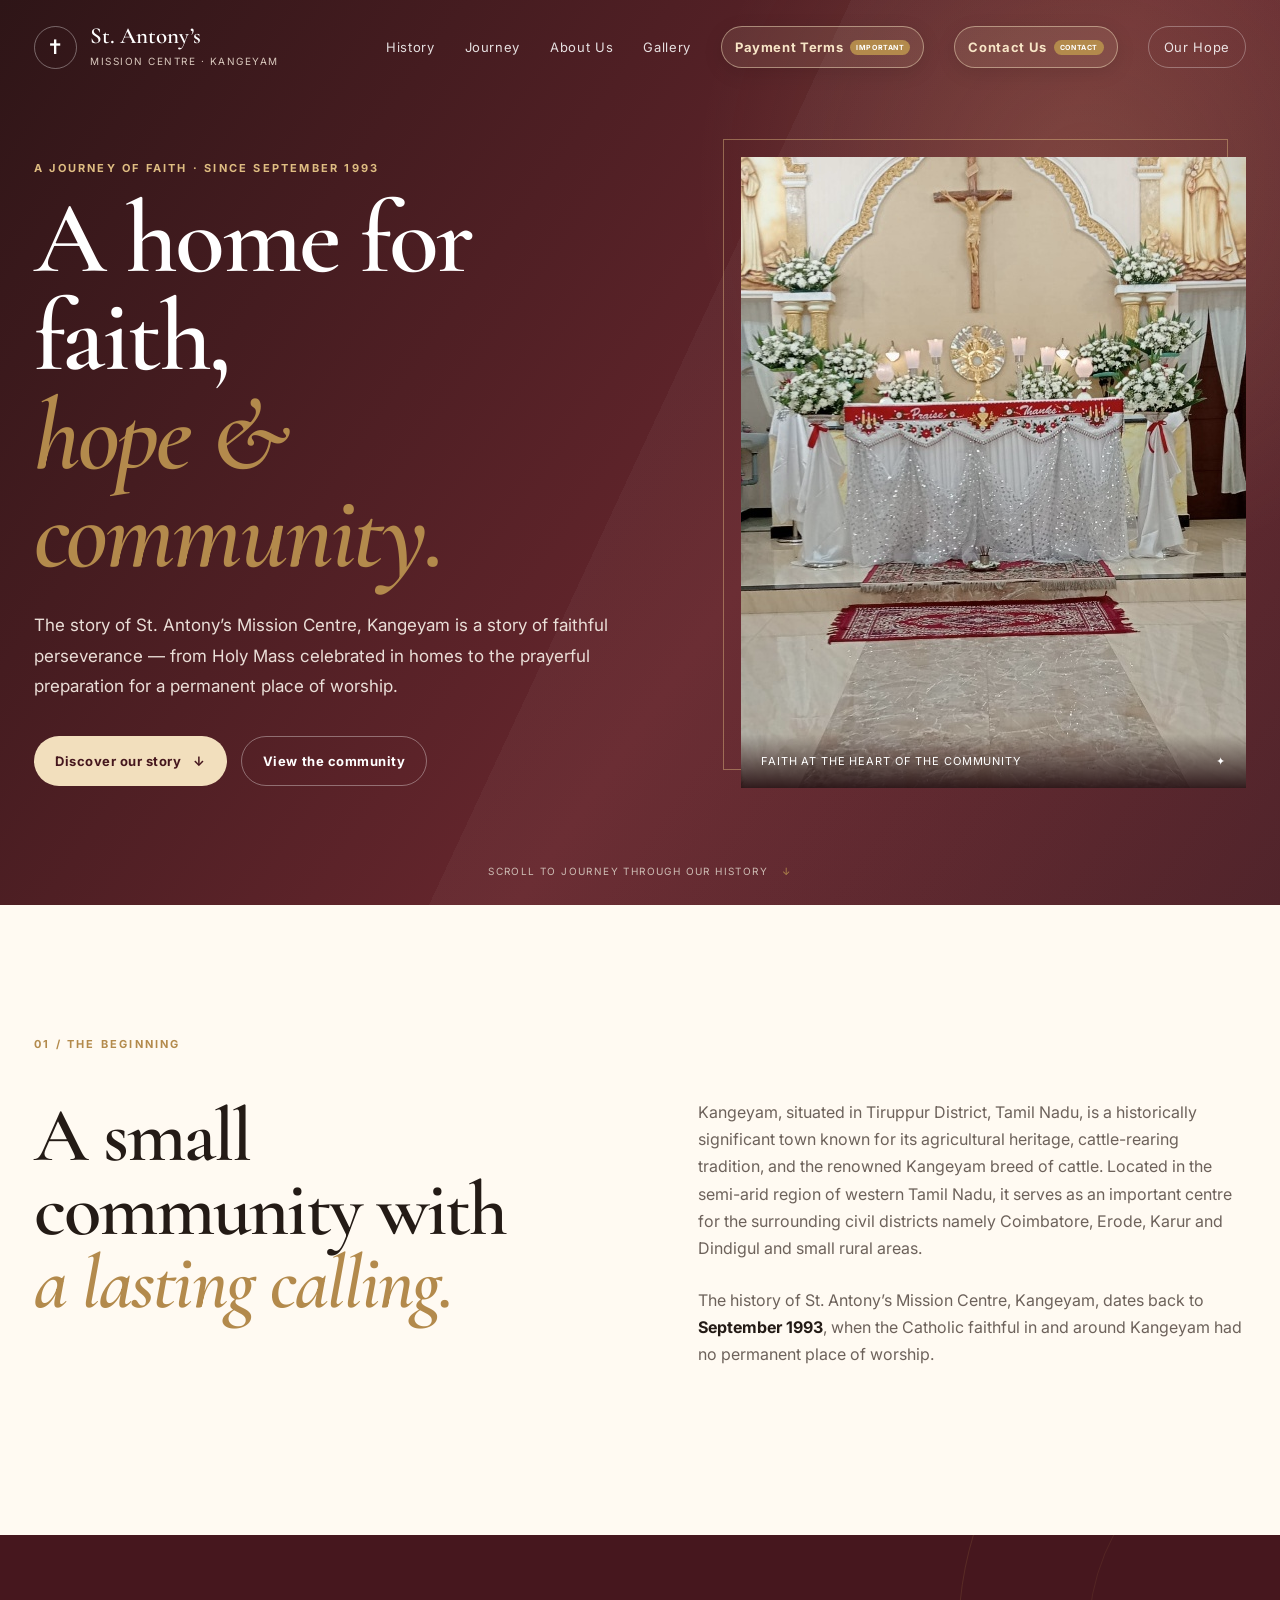
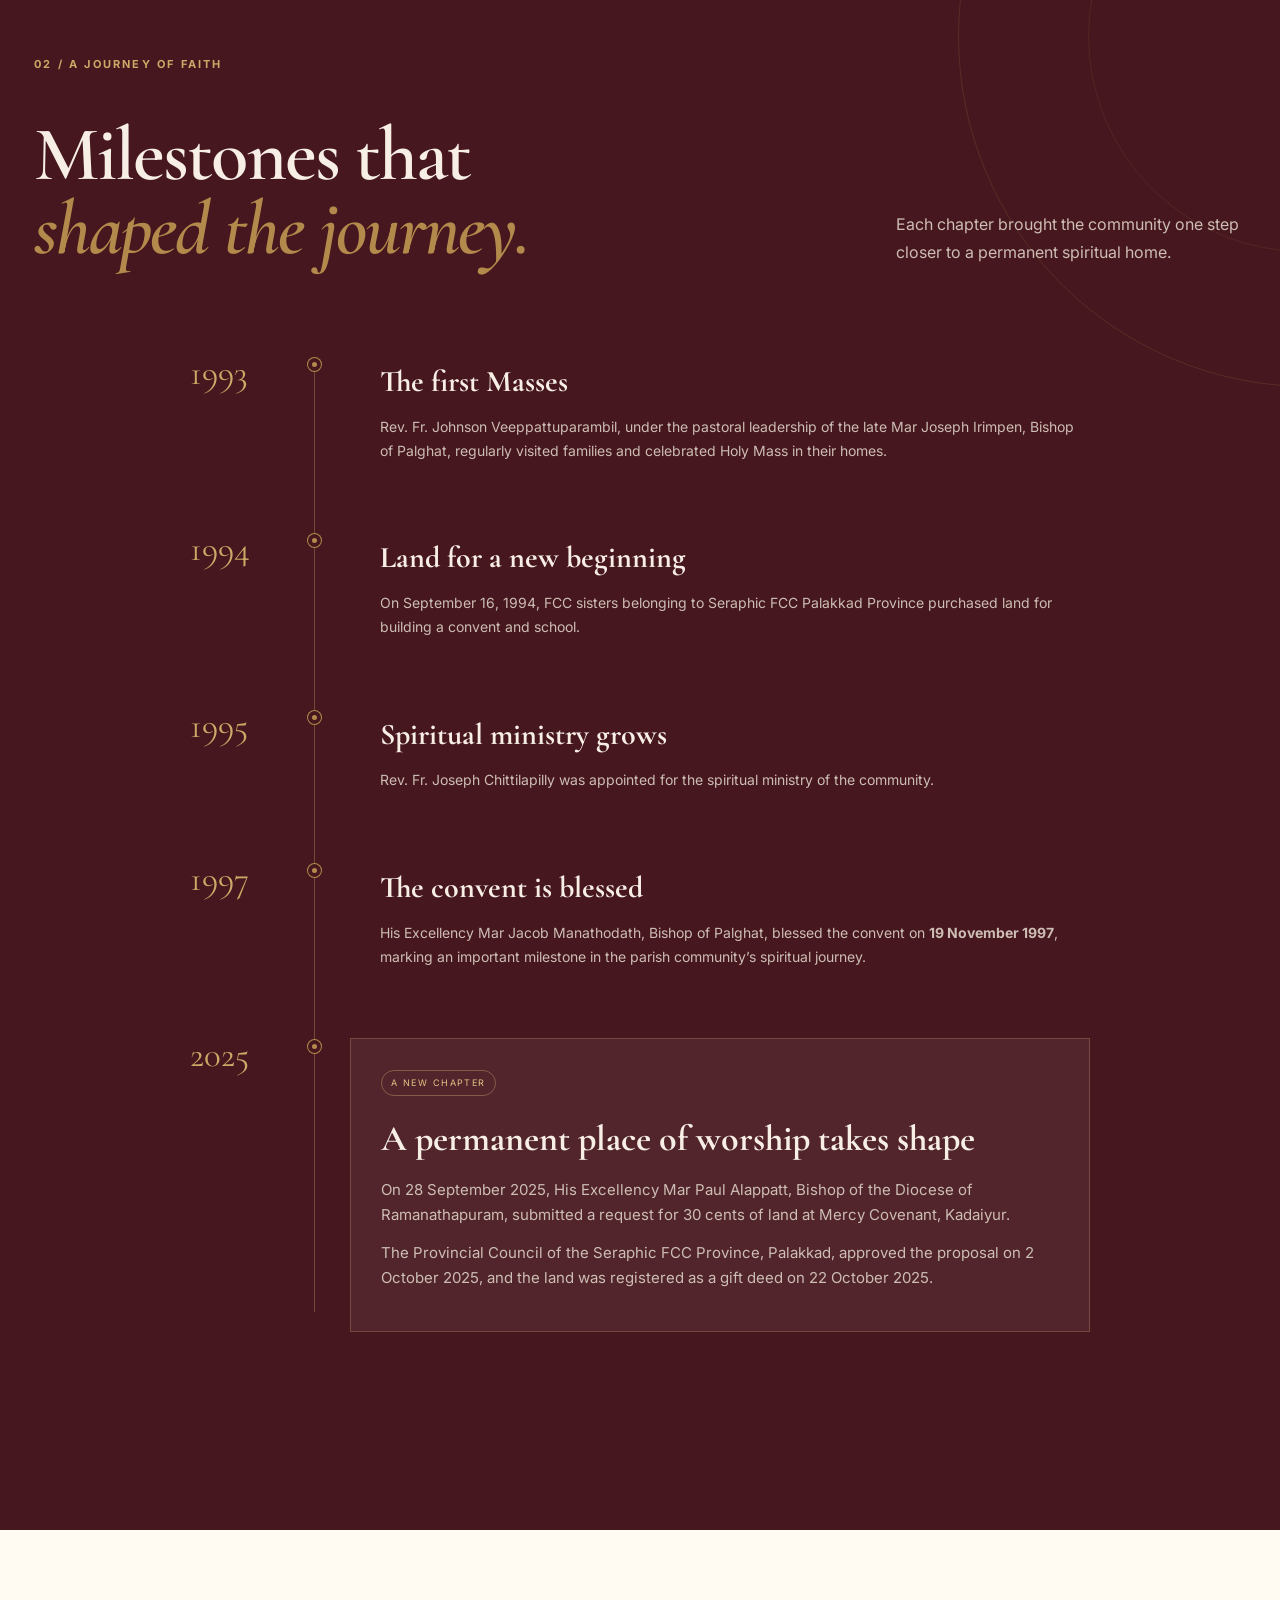
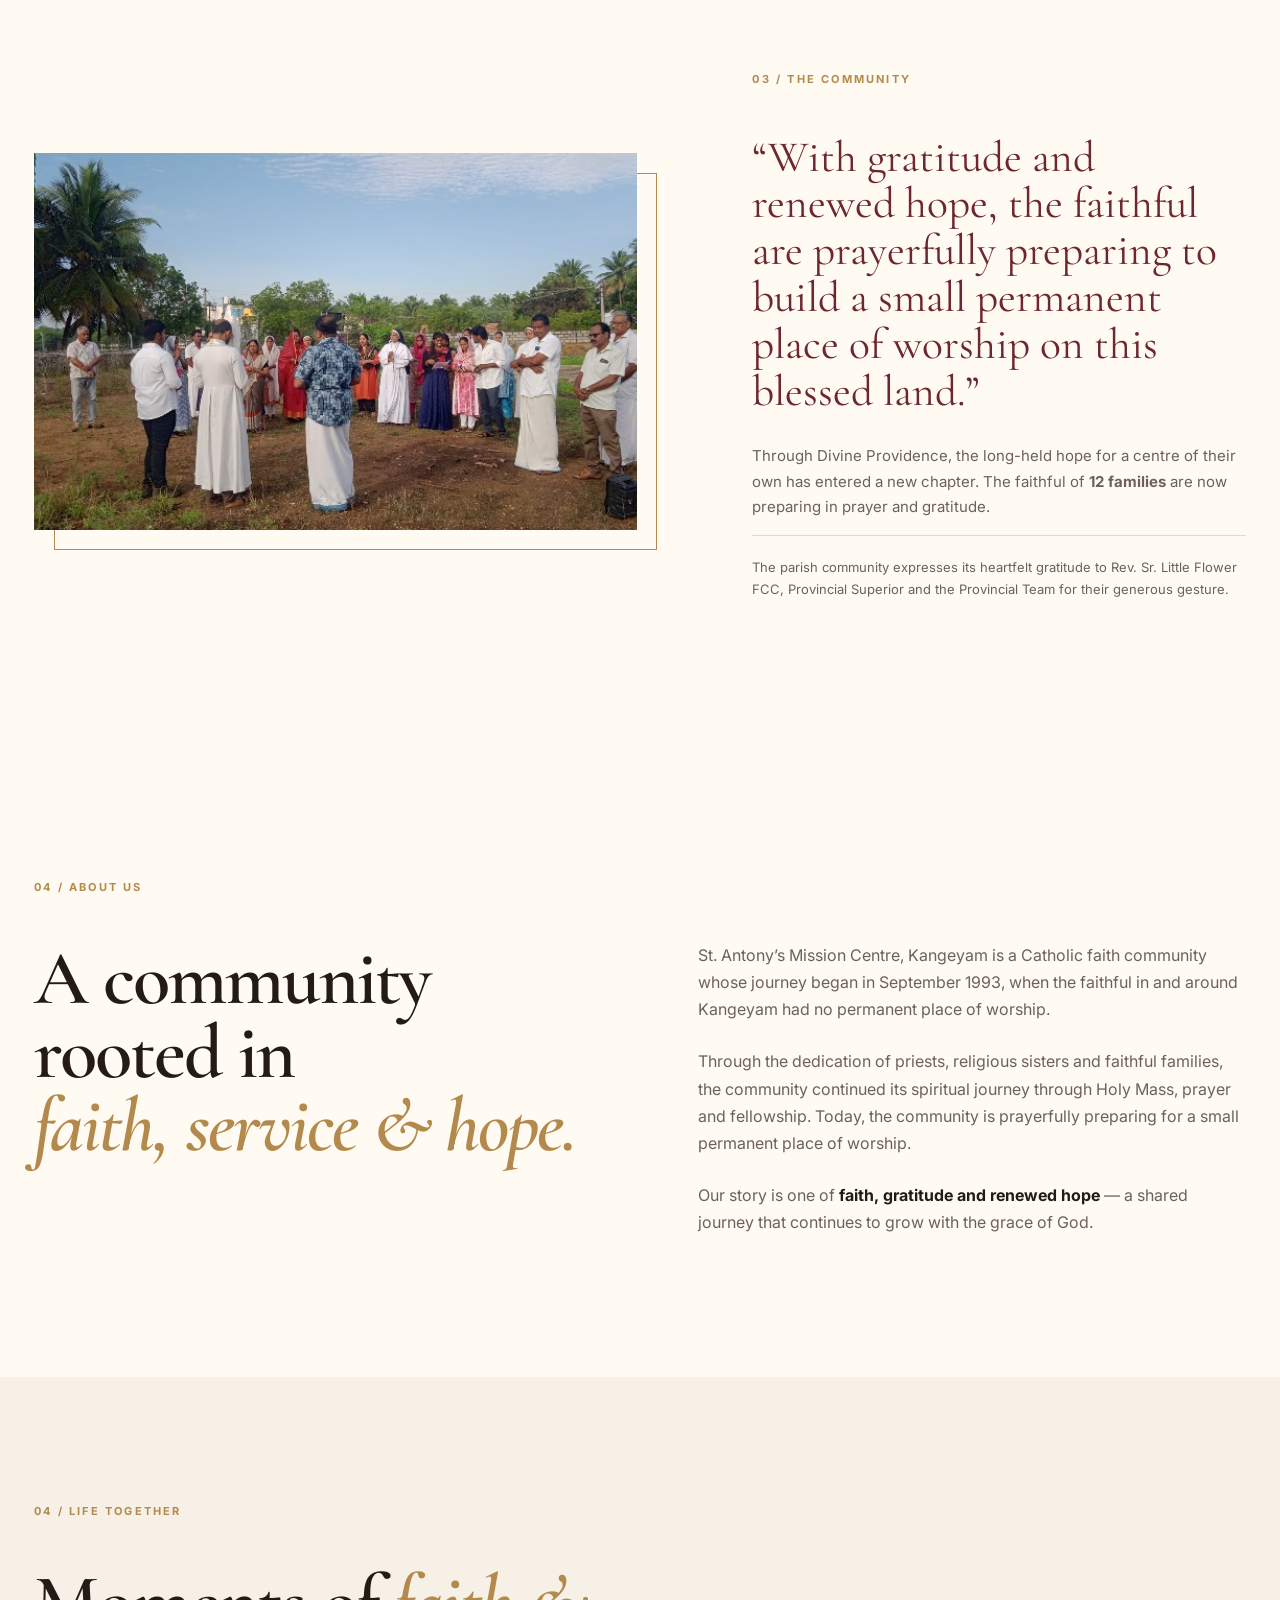
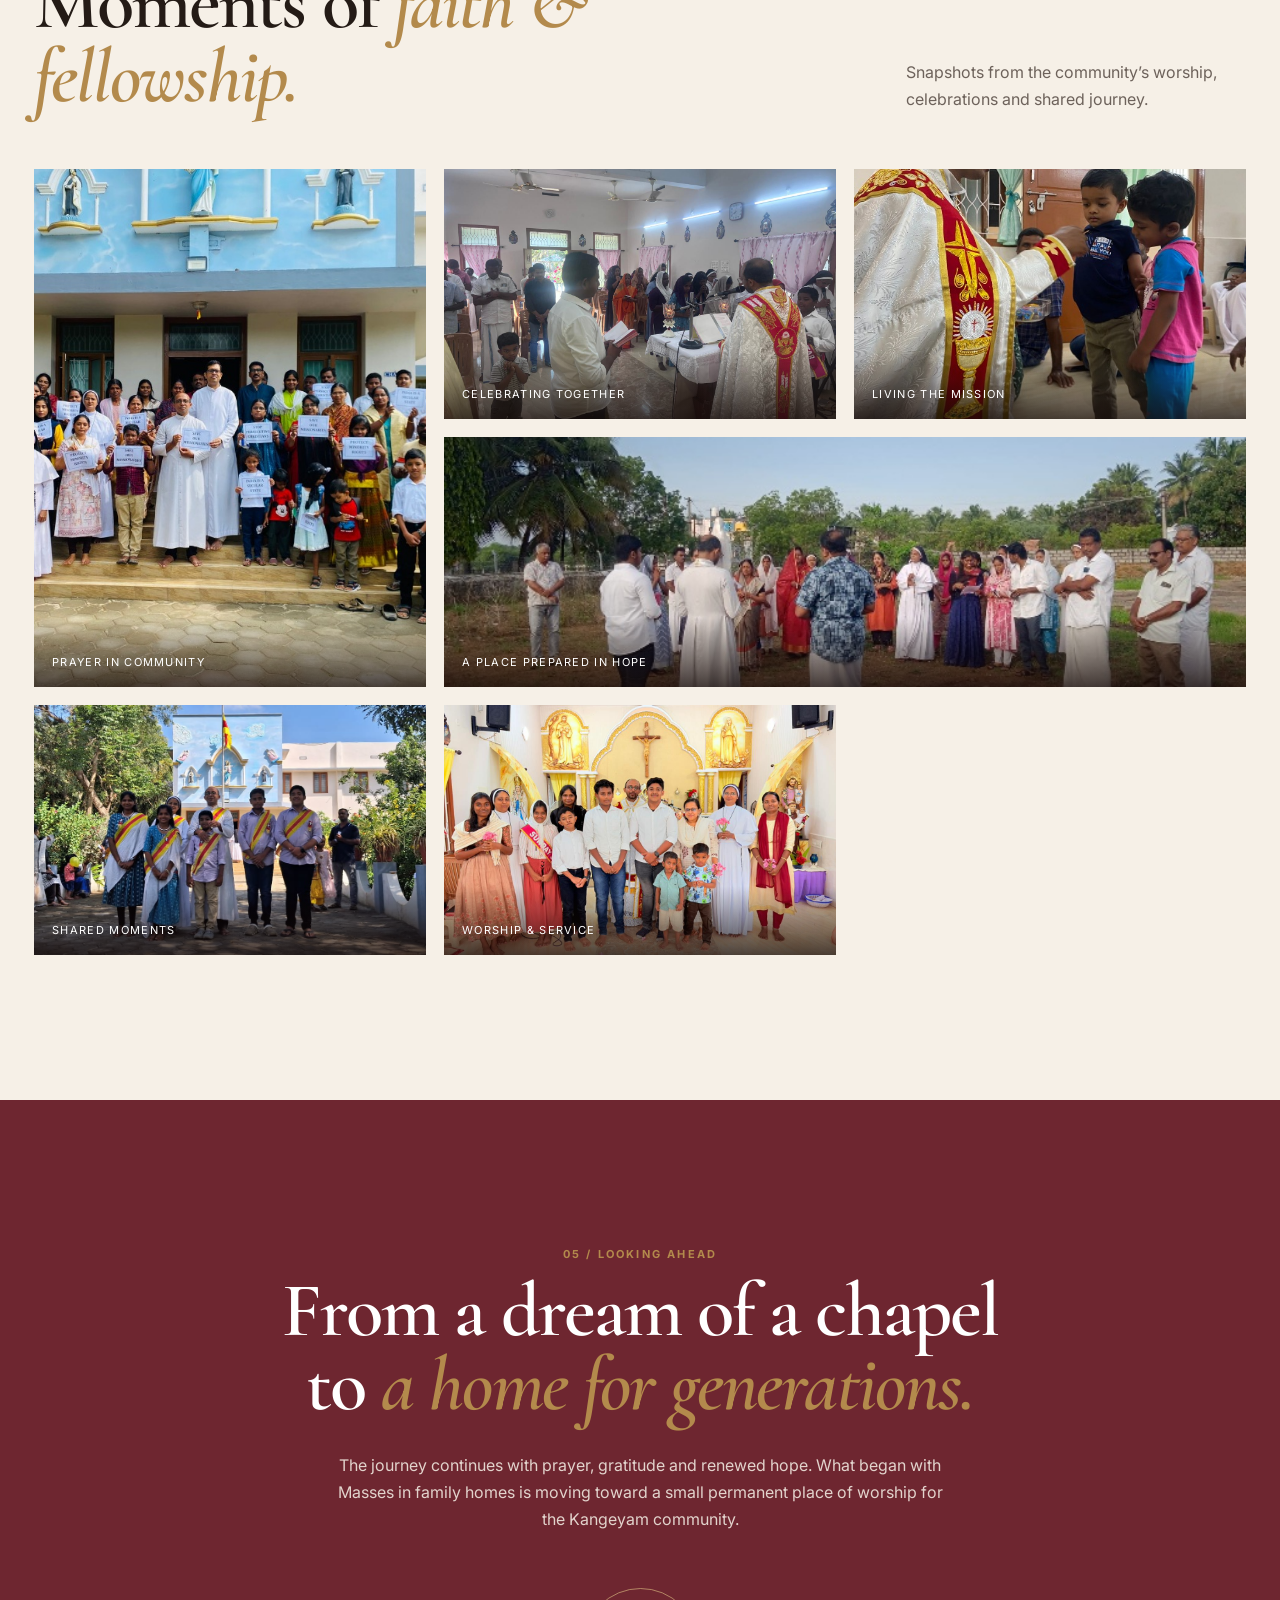
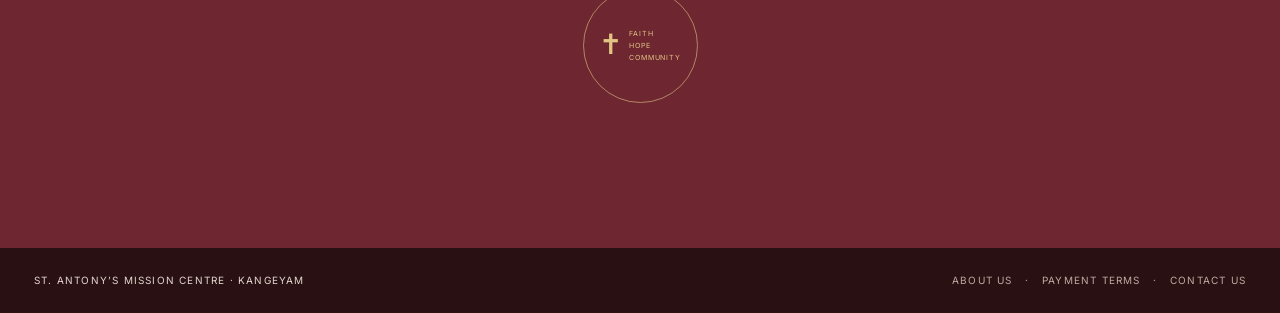
<file: index.html>
<!doctype html>
<html lang="en">
<head>
  <meta charset="utf-8">
  <meta name="viewport" content="width=device-width, initial-scale=1">
  <meta name="description" content="History of St. Antony’s Mission Centre, Kangeyam">
  <title>St. Antony’s Mission Centre | Kangeyam</title>
  <link rel="preconnect" href="https://fonts.googleapis.com">
  <link rel="preconnect" href="https://fonts.gstatic.com" crossorigin>
  <link href="https://fonts.googleapis.com/css2?family=Cormorant+Garamond:wght@500;600;700&family=Inter:wght@400;500;600;700&display=swap" rel="stylesheet">
  <link rel="stylesheet" href="styles.css">
</head>
<body>
  <header class="hero">
    <nav class="nav">
      <a class="brand" href="#top" aria-label="St. Antony’s Mission Centre home">
        <span class="brand-mark">✝</span>
        <span><strong>St. Antony’s</strong><small>Mission Centre · Kangeyam</small></span>
      </a>
      <div class="nav-links">
        <a href="#history">History</a>
        <a href="#journey">Journey</a>
        <a href="#about">About Us</a>
        <a href="#gallery">Gallery</a>
        <a class="payment-nav" href="payment-terms.html"><span>Payment Terms</span><b>Important</b></a>
        <a class="contact-nav" href="contact.html"><span>Contact Us</span><b>Contact</b></a>
        <a class="nav-cta" href="#future">Our Hope</a>
      </div>
      <button class="menu-toggle" aria-label="Open navigation" aria-expanded="false">☰</button>
    </nav>

    <div class="hero-inner" id="top">
      <div class="hero-copy">
        <p class="eyebrow">A journey of faith · Since September 1993</p>
        <h1>A home for faith,<br><em>hope &amp; community.</em></h1>
        <p class="lead">The story of St. Antony’s Mission Centre, Kangeyam is a story of faithful perseverance — from Holy Mass celebrated in homes to the prayerful preparation for a permanent place of worship.</p>
        <div class="hero-actions">
          <a class="button primary" href="#history">Discover our story <span>↓</span></a>
          <a class="button ghost" href="#gallery">View the community</a>
        </div>
      </div>
      <div class="hero-photo">
        <img src="images/gallery-1.jpeg" alt="Altar and crucifix at the chapel">
        <div class="photo-caption"><span>Faith at the heart of the community</span><span>✦</span></div>
      </div>
    </div>
    <div class="scroll-note">Scroll to journey through our history <span>↓</span></div>
  </header>

  <main>
    <section class="intro" id="history">
      <div class="section-label">01 / The beginning</div>
      <div class="intro-grid">
        <div>
          <h2>A small community with<br><em>a lasting calling.</em></h2>
        </div>
        <div class="prose">
          <p>Kangeyam, situated in Tiruppur District, Tamil Nadu, is a historically significant town known for its agricultural heritage, cattle-rearing tradition, and the renowned Kangeyam breed of cattle. Located in the semi-arid region of western Tamil Nadu, it serves as an important centre for the surrounding civil districts namely Coimbatore, Erode, Karur and Dindigul and small rural areas.</p>
          <p>The history of St. Antony’s Mission Centre, Kangeyam, dates back to <strong>September 1993</strong>, when the Catholic faithful in and around Kangeyam had no permanent place of worship.</p>
        </div>
      </div>
    </section>

    <section class="timeline-section" id="journey">
      <div class="section-label light">02 / A journey of faith</div>
      <div class="timeline-head">
        <h2>Milestones that<br><em>shaped the journey.</em></h2>
        <p>Each chapter brought the community one step closer to a permanent spiritual home.</p>
      </div>

      <div class="timeline">
        <article class="milestone">
          <div class="year">1993</div>
          <div class="dot"></div>
          <div class="card">
            <h3>The first Masses</h3>
            <p>Rev. Fr. Johnson Veeppattuparambil, under the pastoral leadership of the late Mar Joseph Irimpen, Bishop of Palghat, regularly visited families and celebrated Holy Mass in their homes.</p>
          </div>
        </article>

        <article class="milestone">
          <div class="year">1994</div>
          <div class="dot"></div>
          <div class="card">
            <h3>Land for a new beginning</h3>
            <p>On September 16, 1994, FCC sisters belonging to Seraphic FCC Palakkad Province purchased land for building a convent and school.</p>
          </div>
        </article>

        <article class="milestone">
          <div class="year">1995</div>
          <div class="dot"></div>
          <div class="card">
            <h3>Spiritual ministry grows</h3>
            <p>Rev. Fr. Joseph Chittilapilly was appointed for the spiritual ministry of the community.</p>
          </div>
        </article>

        <article class="milestone">
          <div class="year">1997</div>
          <div class="dot"></div>
          <div class="card">
            <h3>The convent is blessed</h3>
            <p>His Excellency Mar Jacob Manathodath, Bishop of Palghat, blessed the convent on <strong>19 November 1997</strong>, marking an important milestone in the parish community’s spiritual journey.</p>
          </div>
        </article>

        <article class="milestone">
          <div class="year">2025</div>
          <div class="dot"></div>
          <div class="card featured">
            <span class="tag">A new chapter</span>
            <h3>A permanent place of worship takes shape</h3>
            <p>On 28 September 2025, His Excellency Mar Paul Alappatt, Bishop of the Diocese of Ramanathapuram, submitted a request for 30 cents of land at Mercy Covenant, Kadaiyur.</p>
            <p>The Provincial Council of the Seraphic FCC Province, Palakkad, approved the proposal on 2 October 2025, and the land was registered as a gift deed on 22 October 2025.</p>
          </div>
        </article>
      </div>
    </section>

    <section class="chapel-story">
      <div class="chapel-image">
        <img src="images/gallery-2.jpeg" alt="Community gathered at the land for the future place of worship">
      </div>
      <div class="chapel-copy">
        <div class="section-label">03 / The community</div>
        <blockquote>“With gratitude and renewed hope, the faithful are prayerfully preparing to build a small permanent place of worship on this blessed land.”</blockquote>
        <p>Through Divine Providence, the long-held hope for a centre of their own has entered a new chapter. The faithful of <strong>12 families</strong> are now preparing in prayer and gratitude.</p>
        <p class="small-note">The parish community expresses its heartfelt gratitude to Rev. Sr. Little Flower FCC, Provincial Superior and the Provincial Team for their generous gesture.</p>
      </div>
    </section>

    <section class="about-section" id="about">
      <div class="section-label">04 / About us</div>
      <div class="about-grid">
        <div><h2>A community rooted in<br><em>faith, service &amp; hope.</em></h2></div>
        <div class="prose">
          <p>St. Antony’s Mission Centre, Kangeyam is a Catholic faith community whose journey began in September 1993, when the faithful in and around Kangeyam had no permanent place of worship.</p>
          <p>Through the dedication of priests, religious sisters and faithful families, the community continued its spiritual journey through Holy Mass, prayer and fellowship. Today, the community is prayerfully preparing for a small permanent place of worship.</p>
          <p>Our story is one of <strong>faith, gratitude and renewed hope</strong> — a shared journey that continues to grow with the grace of God.</p>
        </div>
      </div>
    </section>

    <section class="gallery-section" id="gallery">
      <div class="section-label">04 / Life together</div>
      <div class="gallery-head">
        <h2>Moments of <em>faith &amp; fellowship.</em></h2>
        <p>Snapshots from the community’s worship, celebrations and shared journey.</p>
      </div>
      <div class="gallery">
        <figure class="gallery-item tall"><img src="images/gallery-3.jpeg" alt="Faith community gathered inside the chapel"><figcaption>Prayer in community</figcaption></figure>
        <figure class="gallery-item"><img src="images/gallery-4.jpeg" alt="Community members gathered outside"><figcaption>Celebrating together</figcaption></figure>
        <figure class="gallery-item"><img src="images/gallery-5.jpeg" alt="Worship and pastoral ministry"><figcaption>Living the mission</figcaption></figure>
        <figure class="gallery-item wide"><img src="images/gallery-2.jpeg" alt="Community gathered on the future chapel land"><figcaption>A place prepared in hope</figcaption></figure>
        <figure class="gallery-item"><img src="images/gallery-6.jpeg" alt="Community moment at the mission centre"><figcaption>Shared moments</figcaption></figure>
        <figure class="gallery-item"><img src="images/gallery-7.jpeg" alt="Worship gathering at the mission centre"><figcaption>Worship &amp; service</figcaption></figure>
      </div>
    </section>

    <section class="future" id="future">
      <div class="future-inner">
        <p class="eyebrow">05 / Looking ahead</p>
        <h2>From a dream of a chapel<br>to <em>a home for generations.</em></h2>
        <p>The journey continues with prayer, gratitude and renewed hope. What began with Masses in family homes is moving toward a small permanent place of worship for the Kangeyam community.</p>
        <div class="seal">✝<span>FAITH<br>HOPE<br>COMMUNITY</span></div>
      </div>
    </section>
  </main>

  <footer>
    <div class="footer-brand">St. Antony’s Mission Centre · Kangeyam</div>
    <div><a href="#about">About Us</a> &nbsp; · &nbsp; <a href="payment-terms.html">Payment Terms</a> &nbsp; · &nbsp; <a href="contact.html">Contact Us</a></div>
  </footer>
<script>
const menuButton=document.querySelector('.menu-toggle');
const navLinks=document.querySelector('.nav-links');
if(menuButton&&navLinks){menuButton.addEventListener('click',()=>{const open=navLinks.classList.toggle('open');menuButton.setAttribute('aria-expanded',open?'true':'false');});navLinks.querySelectorAll('a').forEach(a=>a.addEventListener('click',()=>{navLinks.classList.remove('open');menuButton.setAttribute('aria-expanded','false');}));}
</script>
</body>
</html>
</file>
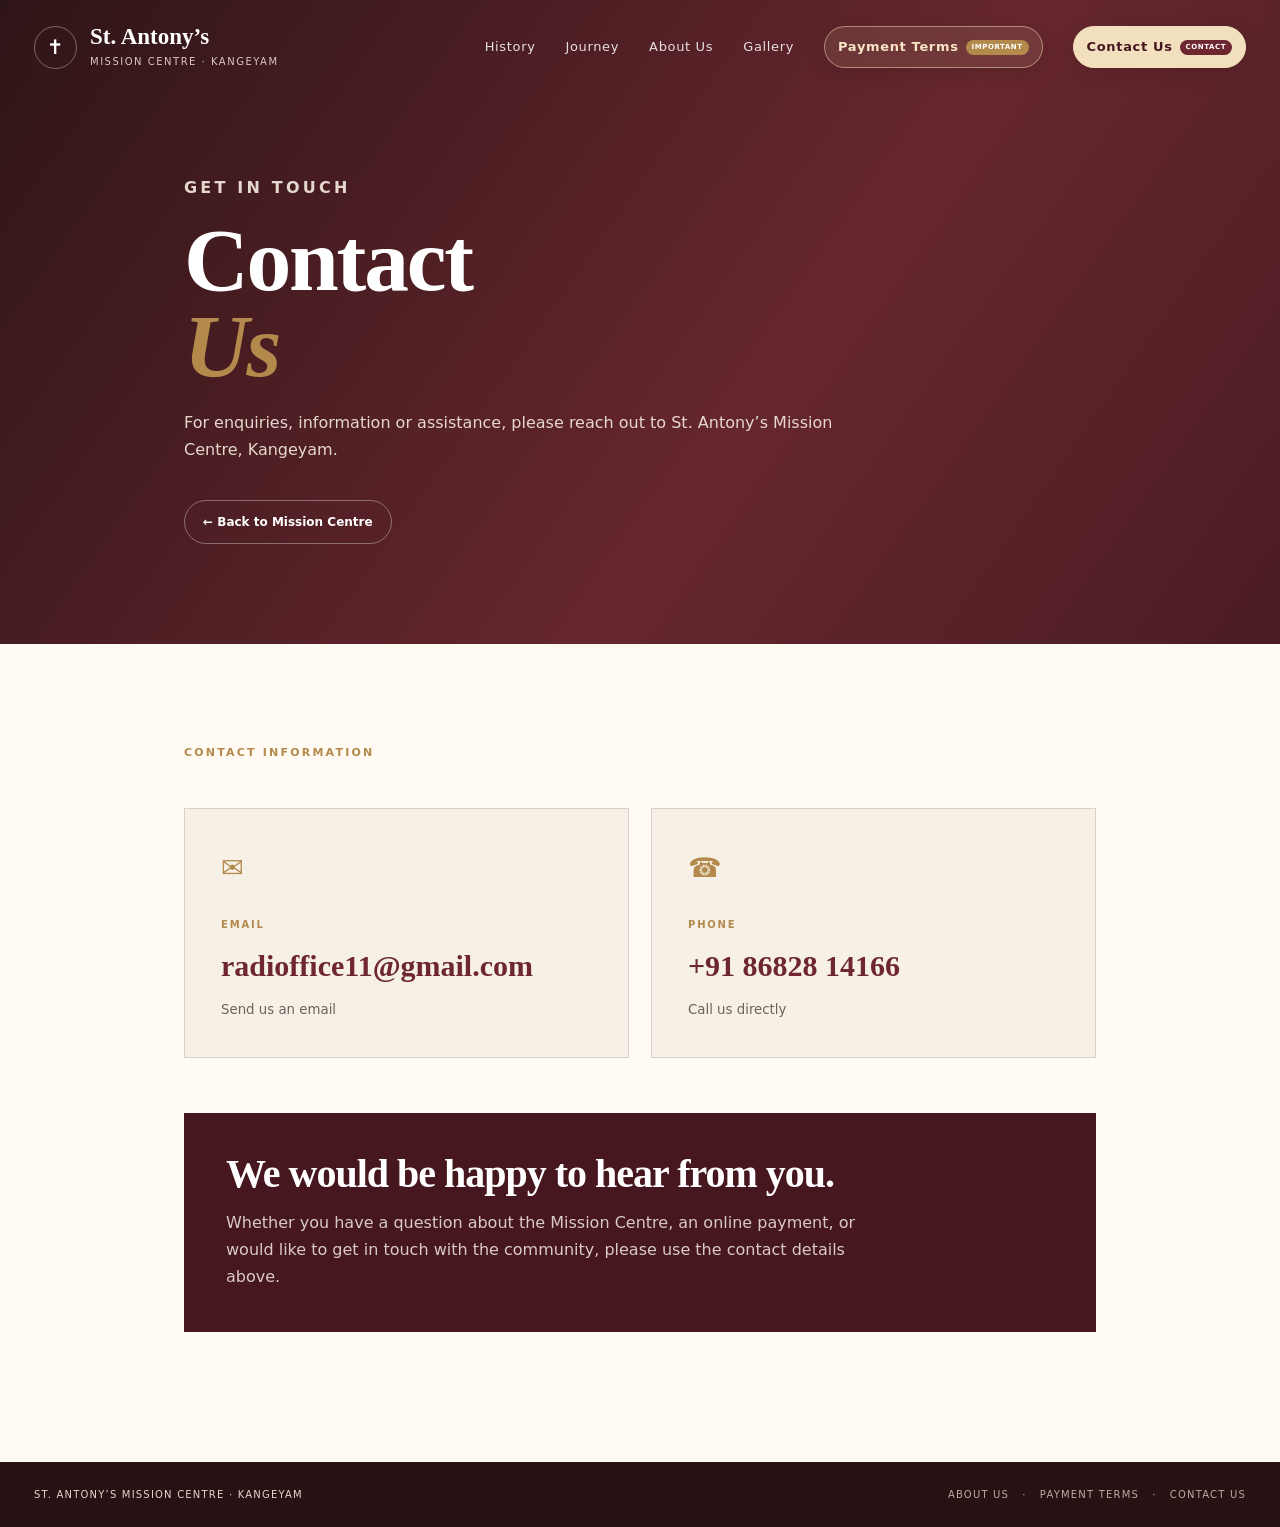
<file: contact.html>
<!doctype html><html lang="en"><head><meta charset="utf-8"><meta name="viewport" content="width=device-width,initial-scale=1"><title>Contact Us | St. Antony’s Mission Centre</title><link rel="stylesheet" href="styles.css"></head><body>
<header class="terms-hero"><nav class="nav"><a class="brand" href="index.html"><span class="brand-mark">✝</span><span><strong>St. Antony’s</strong><small>Mission Centre · Kangeyam</small></span></a><div class="nav-links"><a href="index.html#history">History</a><a href="index.html#journey">Journey</a><a href="index.html#about">About Us</a><a href="index.html#gallery">Gallery</a><a class="payment-nav" href="payment-terms.html"><span>Payment Terms</span><b>Important</b></a><a class="contact-nav active" href="contact.html"><span>Contact Us</span><b>Contact</b></a></div><button class="menu-toggle" aria-label="Open navigation" aria-expanded="false">☰</button></nav>
<div class="terms-hero-inner"><p class="eyebrow">Get in touch</p><h1>Contact<br><em>Us</em></h1><p>For enquiries, information or assistance, please reach out to St. Antony’s Mission Centre, Kangeyam.</p><a class="terms-back" href="index.html">← Back to Mission Centre</a></div></header>
<main class="contact-page"><div class="section-label">Contact information</div><div class="contact-grid">
<a class="contact-card" href="mailto:radioffice11@gmail.com"><span class="contact-icon">✉</span><span class="contact-label">Email</span><strong>radioffice11@gmail.com</strong><small>Send us an email</small></a>
<a class="contact-card" href="tel:+918682814166"><span class="contact-icon">☎</span><span class="contact-label">Phone</span><strong>+91 86828 14166</strong><small>Call us directly</small></a>
</div><div class="contact-note"><h2>We would be happy to hear from you.</h2><p>Whether you have a question about the Mission Centre, an online payment, or would like to get in touch with the community, please use the contact details above.</p></div></main>
<footer><div class="footer-brand">St. Antony’s Mission Centre · Kangeyam</div><div><a href="index.html#about">About Us</a> &nbsp; · &nbsp; <a href="payment-terms.html">Payment Terms</a> &nbsp; · &nbsp; <a href="contact.html">Contact Us</a></div></footer>
<script>const b=document.querySelector('.menu-toggle'),n=document.querySelector('.nav-links');if(b&&n){b.onclick=()=>{let o=n.classList.toggle('open');b.setAttribute('aria-expanded',o)}};</script></body></html>
</file>
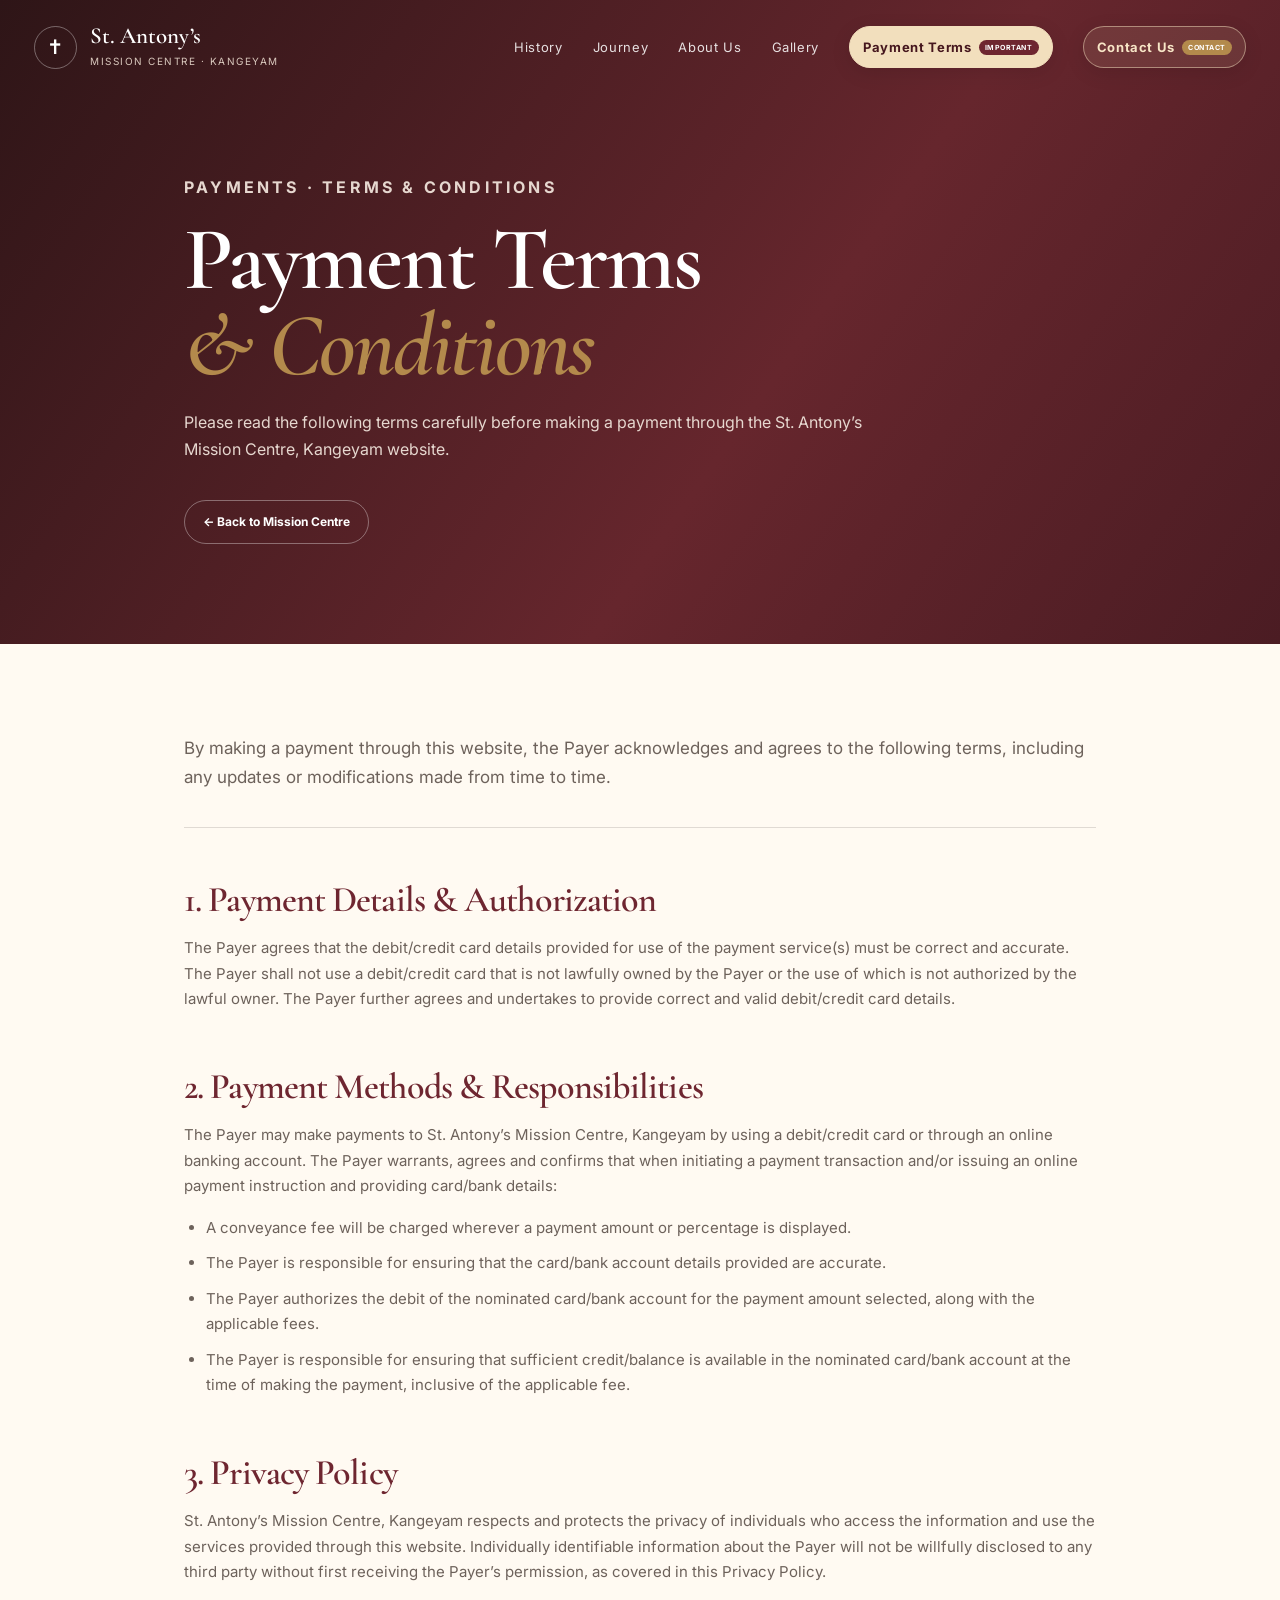
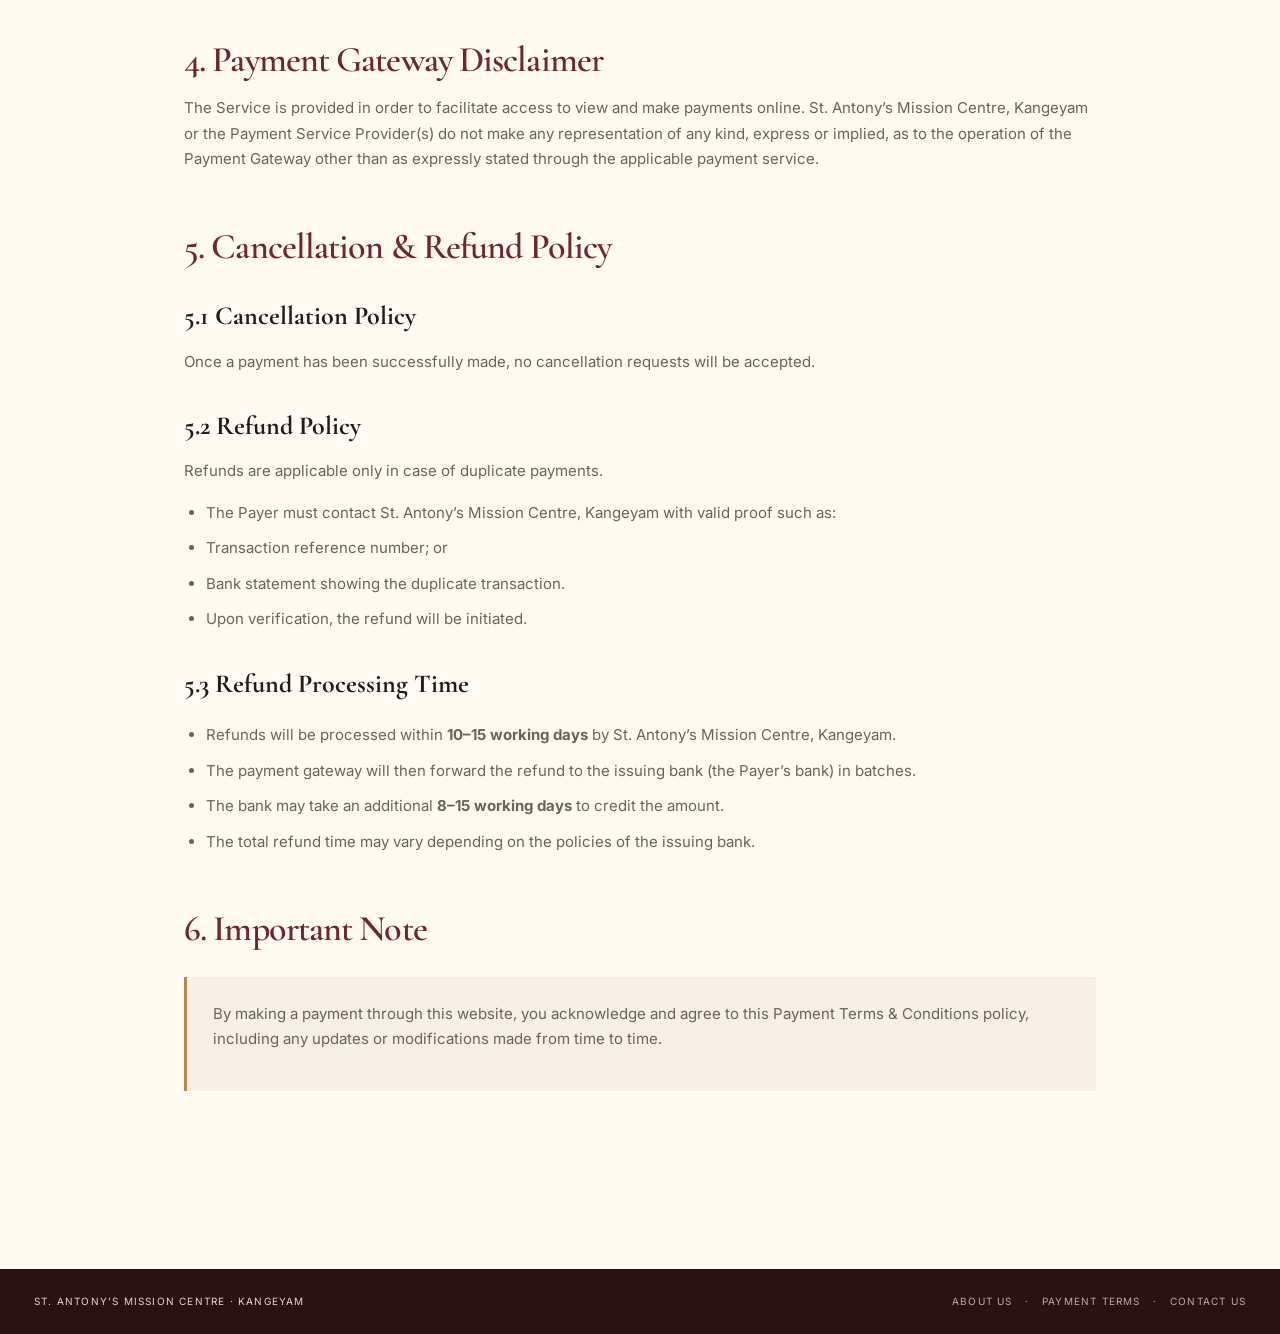
<file: payment-terms.html>
<!doctype html>
<html lang="en">
<head>
  <meta charset="utf-8">
  <meta name="viewport" content="width=device-width, initial-scale=1">
  <meta name="description" content="Payment Terms & Conditions for St. Antony’s Mission Centre, Kangeyam">
  <title>Payment Terms & Conditions | St. Antony’s Mission Centre</title>
  <link rel="preconnect" href="https://fonts.googleapis.com">
  <link rel="preconnect" href="https://fonts.gstatic.com" crossorigin>
  <link href="https://fonts.googleapis.com/css2?family=Cormorant+Garamond:wght@500;600;700&family=Inter:wght@400;500;600;700&display=swap" rel="stylesheet">
  <link rel="stylesheet" href="styles.css">
</head>
<body>
  <header class="terms-hero">
    <nav class="nav">
      <a class="brand" href="index.html" aria-label="St. Antony’s Mission Centre home">
        <span class="brand-mark">✝</span>
        <span><strong>St. Antony’s</strong><small>Mission Centre · Kangeyam</small></span>
      </a>
      <div class="nav-links">
        <a href="index.html#history">History</a>
        <a href="index.html#journey">Journey</a>
        <a href="index.html#about">About Us</a>
        <a href="index.html#gallery">Gallery</a>
        <a class="payment-nav active" href="payment-terms.html"><span>Payment Terms</span><b>Important</b></a>
        <a class="contact-nav" href="contact.html"><span>Contact Us</span><b>Contact</b></a>
      </div>
      <button class="menu-toggle" aria-label="Open navigation" aria-expanded="false">☰</button>
    </nav>
    <div class="terms-hero-inner">
      <p class="eyebrow">Payments · Terms &amp; Conditions</p>
      <h1>Payment Terms<br><em>&amp; Conditions</em></h1>
      <p>Please read the following terms carefully before making a payment through the St. Antony’s Mission Centre, Kangeyam website.</p>
      <a class="terms-back" href="index.html">← Back to Mission Centre</a>
    </div>
  </header>

  <main class="terms-page">
    <p class="terms-intro">By making a payment through this website, the Payer acknowledges and agrees to the following terms, including any updates or modifications made from time to time.</p>

    <section class="terms-block">
      <h2>1. Payment Details &amp; Authorization</h2>
      <p>The Payer agrees that the debit/credit card details provided for use of the payment service(s) must be correct and accurate. The Payer shall not use a debit/credit card that is not lawfully owned by the Payer or the use of which is not authorized by the lawful owner. The Payer further agrees and undertakes to provide correct and valid debit/credit card details.</p>
    </section>

    <section class="terms-block">
      <h2>2. Payment Methods &amp; Responsibilities</h2>
      <p>The Payer may make payments to St. Antony’s Mission Centre, Kangeyam by using a debit/credit card or through an online banking account. The Payer warrants, agrees and confirms that when initiating a payment transaction and/or issuing an online payment instruction and providing card/bank details:</p>
      <ul>
        <li>A conveyance fee will be charged wherever a payment amount or percentage is displayed.</li>
        <li>The Payer is responsible for ensuring that the card/bank account details provided are accurate.</li>
        <li>The Payer authorizes the debit of the nominated card/bank account for the payment amount selected, along with the applicable fees.</li>
        <li>The Payer is responsible for ensuring that sufficient credit/balance is available in the nominated card/bank account at the time of making the payment, inclusive of the applicable fee.</li>
      </ul>
    </section>

    <section class="terms-block">
      <h2>3. Privacy Policy</h2>
      <p>St. Antony’s Mission Centre, Kangeyam respects and protects the privacy of individuals who access the information and use the services provided through this website. Individually identifiable information about the Payer will not be willfully disclosed to any third party without first receiving the Payer’s permission, as covered in this Privacy Policy.</p>
    </section>

    <section class="terms-block">
      <h2>4. Payment Gateway Disclaimer</h2>
      <p>The Service is provided in order to facilitate access to view and make payments online. St. Antony’s Mission Centre, Kangeyam or the Payment Service Provider(s) do not make any representation of any kind, express or implied, as to the operation of the Payment Gateway other than as expressly stated through the applicable payment service.</p>
    </section>

    <section class="terms-block">
      <h2>5. Cancellation &amp; Refund Policy</h2>

      <h3>5.1 Cancellation Policy</h3>
      <p>Once a payment has been successfully made, no cancellation requests will be accepted.</p>

      <h3>5.2 Refund Policy</h3>
      <p>Refunds are applicable only in case of duplicate payments.</p>
      <ul>
        <li>The Payer must contact St. Antony’s Mission Centre, Kangeyam with valid proof such as:</li>
        <li>Transaction reference number; or</li>
        <li>Bank statement showing the duplicate transaction.</li>
        <li>Upon verification, the refund will be initiated.</li>
      </ul>

      <h3>5.3 Refund Processing Time</h3>
      <ul>
        <li>Refunds will be processed within <strong>10–15 working days</strong> by St. Antony’s Mission Centre, Kangeyam.</li>
        <li>The payment gateway will then forward the refund to the issuing bank (the Payer’s bank) in batches.</li>
        <li>The bank may take an additional <strong>8–15 working days</strong> to credit the amount.</li>
        <li>The total refund time may vary depending on the policies of the issuing bank.</li>
      </ul>
    </section>

    <section class="terms-block">
      <h2>6. Important Note</h2>
      <div class="terms-note">
        <p>By making a payment through this website, you acknowledge and agree to this Payment Terms &amp; Conditions policy, including any updates or modifications made from time to time.</p>
      </div>
    </section>
  </main>

  <footer>
    <div class="footer-brand">St. Antony’s Mission Centre · Kangeyam</div>
    <div><a href="index.html#about">About Us</a> &nbsp; · &nbsp; <a href="payment-terms.html">Payment Terms</a> &nbsp; · &nbsp; <a href="contact.html">Contact Us</a></div>
  </footer>
<script>
const menuButton=document.querySelector('.menu-toggle');
const navLinks=document.querySelector('.nav-links');
if(menuButton&&navLinks){menuButton.addEventListener('click',()=>{const open=navLinks.classList.toggle('open');menuButton.setAttribute('aria-expanded',open?'true':'false');});navLinks.querySelectorAll('a').forEach(a=>a.addEventListener('click',()=>{navLinks.classList.remove('open');menuButton.setAttribute('aria-expanded','false');}));}
</script>
</body>
</html>
</file>
<file: styles.css>
:root{
  --ink:#241b16;
  --muted:#6d625b;
  --cream:#f6f0e7;
  --paper:#fffaf2;
  --wine:#6e2630;
  --wine-dark:#46171e;
  --gold:#b38a4c;
  --line:rgba(36,27,22,.14);
}
*{box-sizing:border-box}
html{scroll-behavior:smooth}
body{margin:0;color:var(--ink);background:var(--paper);font-family:Inter,system-ui,sans-serif;line-height:1.7}
h1,h2,h3,p{margin-top:0}
h1,h2,h3,.brand strong{font-family:"Cormorant Garamond",Georgia,serif}
h1,h2{line-height:.96;letter-spacing:-.025em}
h1{font-size:clamp(4rem,8vw,7.6rem);font-weight:600;margin-bottom:28px}
h2{font-size:clamp(3rem,6vw,5.6rem);font-weight:600}
h2 em,h1 em{font-style:italic;color:var(--gold)}
a{color:inherit;text-decoration:none}
.hero{min-height:100vh;background:linear-gradient(125deg,#2e1517,#66262d 60%,#4b1c23);color:#fff;position:relative;overflow:hidden}
.hero:before{content:"";position:absolute;inset:0;background:radial-gradient(circle at 85% 20%,rgba(218,185,120,.17),transparent 30%),linear-gradient(115deg,transparent 50%,rgba(255,255,255,.035) 50%);pointer-events:none}
.nav{height:94px;display:flex;align-items:center;justify-content:space-between;max-width:1280px;margin:auto;padding:0 34px;position:relative;z-index:2}
.brand{display:flex;gap:13px;align-items:center}
.brand-mark{display:grid;place-items:center;width:43px;height:43px;border:1px solid rgba(255,255,255,.35);border-radius:50%;font-size:20px}
.brand strong{display:block;font-size:23px;font-weight:600;line-height:1}
.brand small{display:block;color:#d9c8bd;font-size:10px;letter-spacing:.15em;text-transform:uppercase;margin-top:5px}
.nav-links{display:flex;align-items:center;gap:30px;font-size:13px;letter-spacing:.05em}
.nav-links a{opacity:.86}
.nav-links a:hover{opacity:1}
.nav-cta{border:1px solid rgba(255,255,255,.35);padding:9px 15px;border-radius:100px}
.hero-inner{max-width:1280px;margin:auto;min-height:calc(100vh - 94px);padding:7vh 34px 13vh;display:grid;grid-template-columns:1.03fr .97fr;gap:7vw;align-items:center;position:relative;z-index:1}
.eyebrow,.section-label{font-size:11px;letter-spacing:.2em;text-transform:uppercase;font-weight:700;color:var(--gold)}
.hero .eyebrow{color:#dfbd82}
.lead{font-size:17px;line-height:1.8;max-width:660px;color:#eaded7}
.hero-actions{display:flex;gap:14px;margin-top:34px;flex-wrap:wrap}
.button{padding:13px 21px;border-radius:100px;font-size:13px;font-weight:700;letter-spacing:.04em;display:inline-flex;gap:12px;align-items:center}
.button.primary{background:#f2dfbd;color:var(--wine-dark)}
.button.ghost{border:1px solid rgba(255,255,255,.35);color:#fff}
.hero-photo{position:relative;max-width:520px;justify-self:end}
.hero-photo img{width:100%;display:block;aspect-ratio:4/5;object-fit:cover;filter:saturate(.85)}
.hero-photo:before{content:"";position:absolute;inset:-18px 18px 18px -18px;border:1px solid rgba(223,189,130,.45);z-index:-1}
.photo-caption{position:absolute;bottom:0;left:0;right:0;padding:18px 20px;display:flex;justify-content:space-between;background:linear-gradient(transparent,rgba(35,12,15,.9));font-size:11px;letter-spacing:.08em;text-transform:uppercase}
.scroll-note{position:absolute;bottom:25px;left:50%;transform:translateX(-50%);font-size:10px;letter-spacing:.14em;text-transform:uppercase;color:#cdbcb4;white-space:nowrap}
.scroll-note span{margin-left:10px;color:var(--gold)}
.intro{max-width:1280px;margin:auto;padding:130px 34px 150px}
.section-label{margin-bottom:45px}
.intro-grid{display:grid;grid-template-columns:1fr 1fr;gap:9vw}
.intro h2{margin:0}
.prose{font-size:16px;color:var(--muted);max-width:600px}
.prose p+p{margin-top:25px}
.prose strong{color:var(--ink)}
.timeline-section{background:var(--wine-dark);color:#f7eee6;padding:120px 34px 140px;position:relative;overflow:hidden}
.timeline-section:before{content:"";position:absolute;width:700px;height:700px;border:1px solid rgba(179,138,76,.18);border-radius:50%;right:-380px;top:-250px}
.timeline-section:after{content:"";position:absolute;width:430px;height:430px;border:1px solid rgba(179,138,76,.12);border-radius:50%;right:-240px;top:-115px}
.light{color:#cda968}
.timeline-head{max-width:1280px;margin:auto;display:flex;align-items:end;justify-content:space-between;gap:60px}
.timeline-head h2{margin:0}
.timeline-head p{max-width:350px;color:#cdbdb4;margin:0}
.timeline{max-width:900px;margin:90px auto 0;position:relative}
.timeline:before{content:"";position:absolute;left:124px;top:10px;bottom:20px;width:1px;background:rgba(218,185,120,.3)}
.milestone{display:grid;grid-template-columns:90px 70px 1fr;position:relative;margin-bottom:58px}
.year{font-family:"Cormorant Garamond",Georgia,serif;font-size:35px;color:#cda968;line-height:1}
.dot{width:13px;height:13px;border-radius:50%;background:var(--gold);border:4px solid var(--wine-dark);box-shadow:0 0 0 1px var(--gold);margin:2px 0 0 28px;z-index:1}
.card{padding:0 0 0 30px}
.card h3{font-size:30px;margin:0 0 8px}
.card p{color:#cdbdb4;margin:0 0 12px;font-size:14px}
.card.featured{background:rgba(255,255,255,.06);border:1px solid rgba(218,185,120,.25);padding:28px 30px}
.card.featured h3{font-size:36px}
.card.featured p{font-size:15px}
.tag{display:inline-block;color:#e2c485;border:1px solid rgba(226,196,133,.35);padding:4px 9px;border-radius:100px;text-transform:uppercase;font-size:9px;letter-spacing:.16em;margin-bottom:12px}
.chapel-story{max-width:1280px;margin:auto;padding:140px 34px;display:grid;grid-template-columns:1.1fr .9fr;gap:9vw;align-items:center}
.chapel-image{position:relative}
.chapel-image img{width:100%;display:block;aspect-ratio:16/10;object-fit:cover}
.chapel-image:after{content:"";position:absolute;inset:20px -20px -20px 20px;border:1px solid var(--gold);z-index:-1}
.chapel-copy blockquote{font-family:"Cormorant Garamond",Georgia,serif;font-size:clamp(2rem,3.4vw,3.25rem);line-height:1.08;margin:0 0 28px;color:var(--wine)}
.chapel-copy p{color:var(--muted);font-size:15px}
.chapel-copy .small-note{border-top:1px solid var(--line);padding-top:20px;font-size:13px}
.gallery-section{background:var(--cream);padding:125px 34px 145px}
.gallery-section>.section-label,.gallery-head,.gallery{max-width:1280px;margin-left:auto;margin-right:auto}
.gallery-head{display:flex;justify-content:space-between;align-items:end;gap:50px;margin-bottom:55px}
.gallery-head h2{margin:0}
.gallery-head p{max-width:340px;color:var(--muted);margin:0}
.gallery{display:grid;grid-template-columns:1fr 1fr 1fr;grid-auto-rows:250px;gap:18px}
.gallery-item{margin:0;position:relative;overflow:hidden;background:#ddd}
.gallery-item img{width:100%;height:100%;object-fit:cover;display:block;transition:transform .5s ease}
.gallery-item:hover img{transform:scale(1.04)}
.gallery-item.tall{grid-row:span 2}
.gallery-item.wide{grid-column:span 2}
.gallery-item figcaption{position:absolute;bottom:0;left:0;right:0;padding:35px 18px 15px;color:white;font-size:11px;letter-spacing:.12em;text-transform:uppercase;background:linear-gradient(transparent,rgba(20,10,8,.75))}
.future{background:var(--wine);color:#fff;padding:145px 34px;overflow:hidden}
.future-inner{max-width:900px;margin:auto;text-align:center;position:relative}
.future h2{font-size:clamp(3.4rem,6vw,6rem);margin:10px 0 30px}
.future p:not(.eyebrow){color:#e2d3cc;max-width:620px;margin:0 auto;font-size:16px}
.seal{margin:55px auto 0;width:115px;height:115px;border:1px solid rgba(226,196,133,.6);border-radius:50%;display:flex;align-items:center;justify-content:center;gap:7px;color:#e2c485;font-family:"Cormorant Garamond",Georgia,serif;font-size:28px}
.seal span{font-family:Inter,sans-serif;font-size:7px;line-height:1.7;letter-spacing:.12em;text-align:left}
footer{background:#291113;color:#bdaaa1;padding:24px 34px;display:flex;justify-content:space-between;font-size:10px;letter-spacing:.12em;text-transform:uppercase}
.footer-brand{color:#e5d5ce}
@media(max-width:850px){
  .nav{height:auto;padding:20px}
  .nav-links{display:none}
  .hero-inner{grid-template-columns:1fr;padding:65px 22px 90px;gap:55px}
  .hero-photo{justify-self:stretch;max-width:none}
  .hero-photo img{aspect-ratio:16/11}
  .scroll-note{display:none}
  .intro,.chapel-story{padding:90px 22px}
  .intro-grid,.chapel-story{grid-template-columns:1fr;gap:45px}
  .timeline-section,.gallery-section,.future{padding-left:22px;padding-right:22px}
  .timeline-head,.gallery-head{display:block}
  .timeline-head p,.gallery-head p{margin-top:20px}
  .timeline{margin-top:60px}
  .timeline:before{left:66px}
  .milestone{grid-template-columns:45px 42px 1fr}
  .dot{margin-left:15px}
  .card{padding-left:15px}
  .card h3,.card.featured h3{font-size:27px}
  .gallery{grid-template-columns:1fr 1fr;grid-auto-rows:220px}
  .gallery-item.tall{grid-row:span 2}
  .gallery-item.wide{grid-column:span 2}
  footer{display:block;text-align:center;line-height:2}
}
@media(max-width:520px){
  h1{font-size:3.65rem}
  .hero-photo:before{inset:-10px 10px 10px -10px}
  .gallery{grid-template-columns:1fr;grid-auto-rows:250px}
  .gallery-item.tall,.gallery-item.wide{grid-column:auto;grid-row:auto}
  .gallery-item.tall{grid-row:span 1}
}


/* Payment Terms page */
.terms-hero{background:linear-gradient(125deg,#2e1517,#66262d 60%,#4b1c23);color:#fff;padding-bottom:80px}
.terms-hero .nav{max-width:1280px}
.terms-hero-inner{max-width:980px;margin:auto;padding:80px 34px 20px}
.terms-hero h1{font-size:clamp(3.5rem,7vw,6.5rem);margin:0 0 20px}
.terms-hero p{max-width:700px;color:#e6d7cf;font-size:16px}
.terms-page{max-width:980px;margin:auto;padding:90px 34px 120px}
.terms-intro{font-size:17px;color:var(--muted);padding-bottom:35px;border-bottom:1px solid var(--line);margin-bottom:55px}
.terms-block{margin-bottom:58px}
.terms-block h2{font-size:36px;color:var(--wine);margin-bottom:18px}
.terms-block h3{font-size:26px;color:var(--ink);margin:30px 0 10px}
.terms-block p,.terms-block li{font-size:15px;color:var(--muted)}
.terms-block ul{padding-left:22px}
.terms-block li{margin:10px 0}
.terms-note{background:var(--cream);border-left:3px solid var(--gold);padding:24px 26px;margin-top:30px}
.terms-back{display:inline-flex;margin-top:20px;color:#fff;border:1px solid rgba(255,255,255,.35);padding:11px 18px;border-radius:100px;font-size:12px;font-weight:700}
@media(max-width:850px){
  .terms-hero-inner,.terms-page{padding-left:22px;padding-right:22px}
}


/* Primary Payment Terms action + responsive mobile navigation */
.payment-nav{position:relative;display:inline-flex;align-items:center;gap:7px;padding:9px 13px;border:1px solid rgba(242,223,189,.5);border-radius:999px;color:#f7e5c6!important;background:rgba(242,223,189,.10);box-shadow:0 5px 20px rgba(0,0,0,.10);font-weight:700;opacity:1!important}
.payment-nav:hover,.payment-nav.active{background:#f2dfbd;color:var(--wine-dark)!important;border-color:#f2dfbd}
.payment-nav b{font-family:Inter,system-ui,sans-serif;font-size:7px;line-height:1;letter-spacing:.08em;text-transform:uppercase;background:var(--gold);color:#fff;padding:4px 6px;border-radius:999px}.payment-nav.active b,.payment-nav:hover b{background:var(--wine);color:#fff}
.menu-toggle{display:none;border:1px solid rgba(255,255,255,.35);background:transparent;color:#fff;border-radius:10px;width:42px;height:42px;font-size:22px;cursor:pointer}
@media(max-width:850px){.nav{position:relative;padding:16px 20px}.menu-toggle{display:block;z-index:5}.nav-links{display:flex;position:absolute;top:72px;left:15px;right:15px;flex-direction:column;align-items:stretch;gap:5px;padding:12px;background:rgba(45,17,20,.98);border:1px solid rgba(255,255,255,.12);border-radius:16px;box-shadow:0 18px 45px rgba(0,0,0,.28);opacity:0;visibility:hidden;transform:translateY(-8px);transition:.22s ease}.nav-links.open{opacity:1;visibility:visible;transform:translateY(0)}.nav-links a{display:flex;align-items:center;justify-content:space-between;padding:12px 13px;border-radius:10px}.nav-links a:hover{background:rgba(255,255,255,.07)}.nav-links .payment-nav{order:-1;padding:13px;background:#f2dfbd;color:var(--wine-dark)!important}.nav-links .payment-nav b{background:var(--wine)} .nav-links .contact-nav{order:-0.5;padding:13px;background:#f2dfbd;color:var(--wine-dark)!important}.nav-links .contact-nav b{background:var(--wine)}.brand strong{font-size:20px}.brand small{font-size:8px}.hero-inner{min-height:auto;padding-top:58px;padding-bottom:85px}.hero-copy .lead{font-size:15px}.button{width:100%;justify-content:center}.timeline-section{padding-top:85px;padding-bottom:95px}.timeline{margin-top:55px}.timeline:before{left:50px}.milestone{grid-template-columns:55px 32px minmax(0,1fr);margin-bottom:45px}.year{font-size:29px}.dot{margin-left:9px}.card{padding-left:12px}.card p{font-size:14px}.chapel-image:after{inset:12px -12px -12px 12px}.terms-hero-inner{padding-top:55px;padding-bottom:35px}.terms-hero h1{font-size:clamp(3.4rem,14vw,5rem)}.terms-page{padding-top:65px;padding-bottom:80px}.terms-block{margin-bottom:45px}.terms-block h2{font-size:30px}.terms-block h3{font-size:23px}.terms-block p,.terms-block li{font-size:14px;line-height:1.75}footer{padding:20px}}
@media(max-width:520px){.hero-inner{padding-left:20px;padding-right:20px}.intro{padding-top:75px;padding-bottom:80px}.intro-grid{gap:32px}.gallery-section{padding-top:80px;padding-bottom:90px}.gallery-head{margin-bottom:35px}.future{padding-top:90px;padding-bottom:95px}.future h2{font-size:3.35rem}.timeline:before{left:43px}.milestone{grid-template-columns:42px 30px minmax(0,1fr)}.dot{margin-left:7px}.card.featured{padding:20px}.card.featured h3{font-size:26px}.terms-hero-inner{padding-left:20px;padding-right:20px}.terms-page{padding-left:20px;padding-right:20px}}

/* About + Contact additions */
.about-section{max-width:1280px;margin:auto;padding:125px 34px}.about-grid{display:grid;grid-template-columns:1fr 1fr;gap:9vw}.about-grid h2{margin:0}.contact-nav{padding:9px 13px;border:1px solid rgba(255,255,255,.28);border-radius:999px}.contact-nav.active{background:rgba(242,223,189,.12);color:#f2dfbd!important}.contact-page{max-width:980px;margin:auto;padding:100px 34px 130px}.contact-grid{display:grid;grid-template-columns:1fr 1fr;gap:22px}.contact-card{background:var(--cream);padding:36px;border:1px solid var(--line);display:flex;flex-direction:column}.contact-icon{font-size:27px;color:var(--gold);margin-bottom:25px}.contact-label{font-size:10px;text-transform:uppercase;letter-spacing:.18em;color:var(--gold);font-weight:700}.contact-card strong{font-family:"Cormorant Garamond",Georgia,serif;font-size:30px;color:var(--wine);margin:7px 0 8px;overflow-wrap:anywhere}.contact-card small{color:var(--muted)}.contact-note{margin-top:55px;padding:42px;background:var(--wine-dark);color:#fff}.contact-note h2{font-size:40px;margin:0 0 15px}.contact-note p{color:#d9cbc3;max-width:650px;margin:0}@media(max-width:850px){.about-section{padding:85px 22px}.about-grid{grid-template-columns:1fr;gap:35px}.contact-page{padding:70px 22px 90px}.contact-grid{grid-template-columns:1fr}.contact-card{padding:28px}.contact-card strong{font-size:27px}.contact-note{padding:30px 25px}.contact-note h2{font-size:33px}}@media(max-width:520px){.about-section{padding:75px 20px}.contact-page{padding-left:20px;padding-right:20px}}


/* Navigation highlight refinements */
.contact-nav{position:relative;display:inline-flex;align-items:center;gap:7px;padding:9px 13px;border:1px solid rgba(242,223,189,.5);border-radius:999px;color:#f7e5c6!important;background:rgba(242,223,189,.10);box-shadow:0 5px 20px rgba(0,0,0,.10);font-weight:700;opacity:1!important}
.contact-nav:hover,.contact-nav.active{background:#f2dfbd;color:var(--wine-dark)!important;border-color:#f2dfbd}
.contact-nav b{font-family:Inter,system-ui,sans-serif;font-size:7px;line-height:1;letter-spacing:.08em;text-transform:uppercase;background:var(--gold);color:#fff;padding:4px 6px;border-radius:999px}
.contact-nav.active b,.contact-nav:hover b{background:var(--wine);color:#fff}
@media(max-width:850px){
  .nav-links .payment-nav,.nav-links .contact-nav{display:flex;align-items:center;justify-content:space-between;width:100%;box-sizing:border-box;padding:13px 14px;background:#f2dfbd!important;color:var(--wine-dark)!important;border:1px solid #f2dfbd;opacity:1!important}
  .nav-links .payment-nav:hover,.nav-links .payment-nav.active,.nav-links .contact-nav:hover,.nav-links .contact-nav.active{background:#fffaf0!important;color:var(--wine-dark)!important;border-color:#e2c485}
  .nav-links .payment-nav span,.nav-links .contact-nav span{color:var(--wine-dark)!important;font-weight:800}
  .nav-links .payment-nav b,.nav-links .contact-nav b{background:var(--wine)!important;color:#fff!important;border:1px solid rgba(70,23,30,.15);padding:4px 7px}
  .nav-links .payment-nav{order:-2}
  .nav-links .contact-nav{order:-1}
}
</file>
